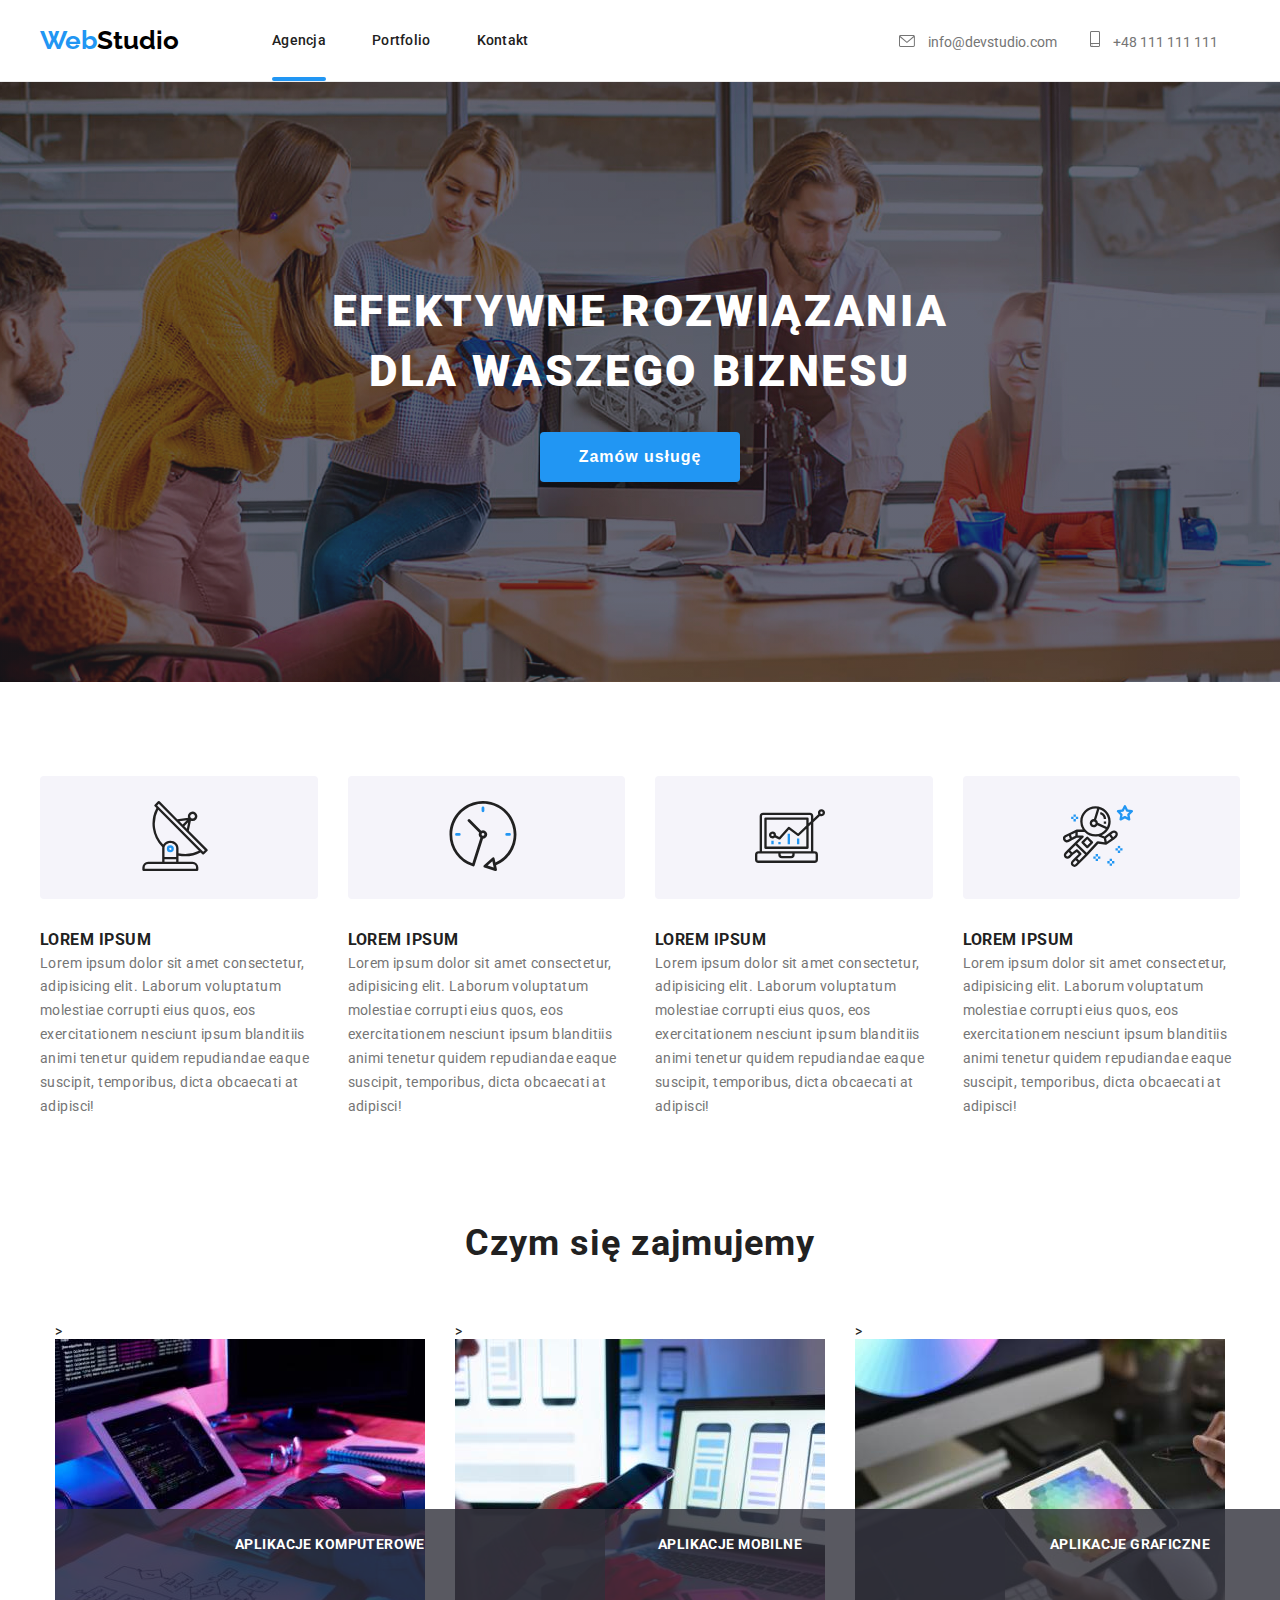
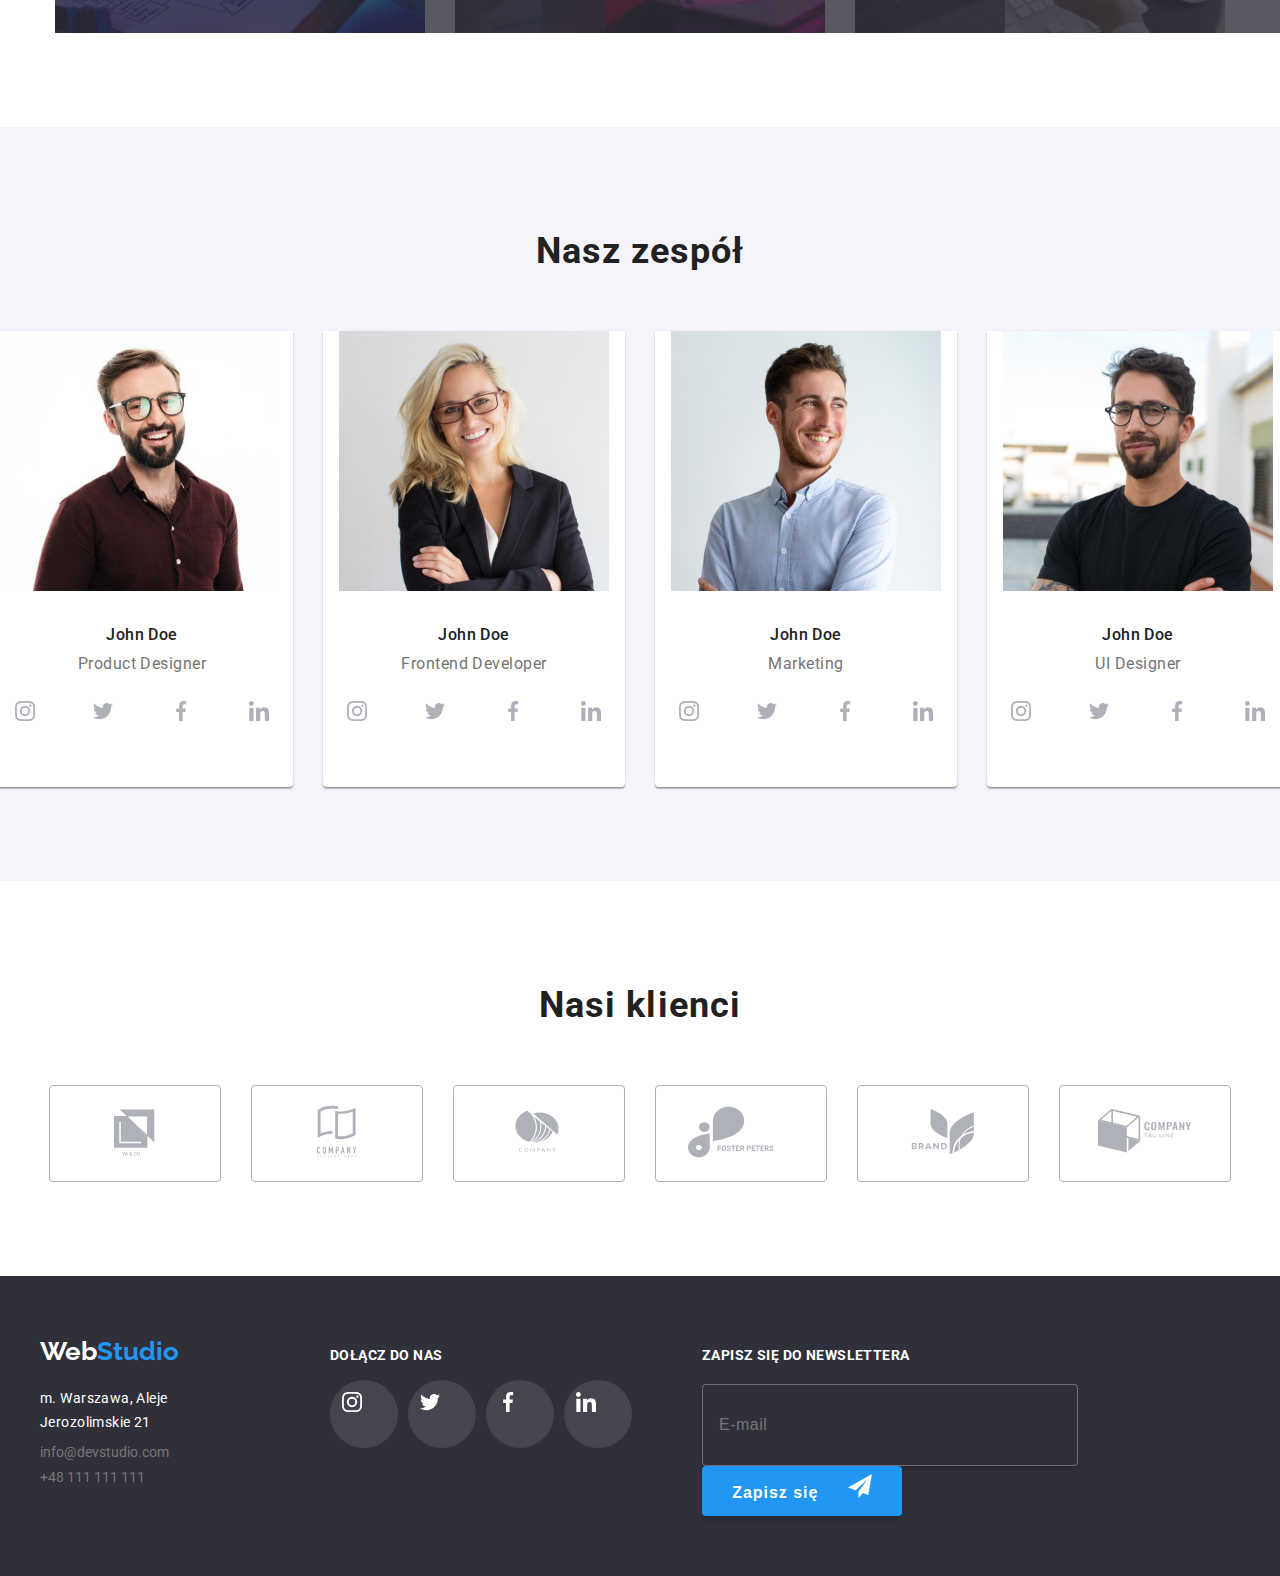
<file: index.html>
<!DOCTYPE html>
<html lang="pl">
  <head>
    <meta charset="UTF-8" />

    <link
      rel="stylesheet"
      href="https://cdnjs.cloudflare.com/ajax/libs/modern-normalize/1.1.0/modern-normalize.min.css"
      integrity="sha512-wpPYUAdjBVSE4KJnH1VR1HeZfpl1ub8YT/NKx4PuQ5NmX2tKuGu6U/JRp5y+Y8XG2tV+wKQpNHVUX03MfMFn9Q=="
      crossorigin="anonymous"
      referrerpolicy="no-referrer"
    />

    <link rel="stylesheet" href="css/main.min.css" />
    <meta name="description" content="Drugie zadanie domowe na kursie GoIT" />
    <link rel="preconnect" href="https://fonts.googleapis.com" />
    <link rel="preconnect" href="https://fonts.gstatic.com" crossorigin />
    <link
      href="https://fonts.googleapis.com/css2?family=Raleway:wght@700&family=Roboto:wght@400;500;700;900&display=swap"
      rel="stylesheet"
    />
    <title>Studio</title>
  </head>
  <body>
    <div data-modal class="backdrop is-hidden">
      <div class="backdrop__modal">
        <button class="backdrop__close" data-modal-close type="button">
          <img
            class="backdrop__close-icon"
            width="11"
            height="11"
            src="images/close-icon.svg"
            alt="close"
          />
        </button>
        <section>
          <h2 class="backdrop__header">
            Zostaw swoje dane w formularzu poniżej
          </h2>

          <form class="form" autocomplete="on">
            <label for="user-name" class="form__label">
              Imie
              <input
                class="form__input"
                name="name"
                type="text"
                required
                id="user-name"
              />
              <svg width="18" height="18" class="form__icon">
                <use href="images/icons.svg#icon-person"></use>
              </svg>
            </label>
            <label for="user-phone" class="form__label">
              Telefon
              <input
                class="form__input"
                name="phone-number"
                type="tel"
                id="user-phone"
              />
              <svg width="18" height="18" class="form__icon">
                <use href="images/icons.svg#icon-phone"></use>
              </svg>
            </label>
            <label for="user-email" class="form__label">
              Email
              <input
                class="form__input"
                name="email"
                type="email"
                required
                id="user-email"
              />
              <svg width="18" height="18" class="form__icon">
                <use href="images/icons.svg#icon-envelope-modal"></use>
              </svg>
            </label>
            <label for="user_message" class="form__label">
              Komentarz
              <textarea
                class="form__input form__input--comment"
                name="comment"
                type="text"
                rows="5"
                placeholder="Wprowadź tekst"
                id="user-message"
              ></textarea>
            </label>
            <label for="rules-acceptance" class="checkbox">
              <svg width="11" height="8" class="checkbox__icon">
                <use href="images/icons.svg#icon-checkbox"></use>
              </svg>
              <input
                class="checkbox__input"
                type="checkbox"
                value="rules-accepted"
                required
                id="rules-acceptance"
              />
              Oświadczam iż akceptuję Regulamin i Politykę Prywatności.
            </label>
            <button class="order-button" type="submit">Wyślij</button>
          </form>
        </section>
      </div>
    </div>
    <header class="top-bar">
      <div class="container">
        <a class="logo logo--black" href="index.html"
          ><span class="logo__span logo__span--blue">Web</span>Studio</a
        >
        <nav class="navigation">
          <ul class="navigation__links">
            <li class="navigation__li navigation__li--active">
              <a class="navigation__a" href="#">Agencja</a>
            </li>
            <li class="navigation__li">
              <a class="navigation__a" href="portfolio.html">Portfolio</a>
            </li>
            <li class="navigation__li">
              <a class="navigation__a" href="#">Kontakt</a>
            </li>
          </ul>
        </nav>
        <div class="contact">
          <a
            class="contact__details contact__details--mail"
            href="mailto:info@devstudio.com"
          >
            <svg width="16" height="12" class="contact__icon">
              <use href="./images/icons.svg#icon-envelope"></use>
            </svg>
            info@devstudio.com
          </a>
          <a class="contact__details" href="tel:+48111111111">
            <svg width="10" height="16" class="contact__icon">
              <use href="./images/icons.svg#icon-smartphone"></use>
            </svg>
            +48 111 111 111
          </a>
        </div>
      </div>
    </header>
    <main>
      <section class="baner">
        <div class="container">
          <h1 class="baner__header">
            EFEKTYWNE ROZWIĄZANIA DLA WASZEGO BIZNESU
          </h1>
          <button data-modal-open class="order-button" type="button">
            Zamów usługę
          </button>
        </div>
      </section>
      <section class="description section">
        <div class="container">
          <ul class="description__list">
            <li>
              <div class="description__box-icon">
                <svg width="70" height="70" class="description__icon">
                  <use href="./images/icons.svg#icon-antenna-1"></use>
                </svg>
              </div>
              <h3 class="description__header">LOREM IPSUM</h3>
              <p class="description__paragraph">
                Lorem ipsum dolor sit amet consectetur, adipisicing elit.
                Laborum voluptatum molestiae corrupti eius quos, eos
                exercitationem nesciunt ipsum blanditiis animi tenetur quidem
                repudiandae eaque suscipit, temporibus, dicta obcaecati at
                adipisci!
              </p>
            </li>
            <li>
              <div class="description__box-icon">
                <svg width="70" height="70" class="description__icon">
                  <use href="./images/icons.svg#icon-clock-1"></use>
                </svg>
              </div>
              <h3 class="description__header">LOREM IPSUM</h3>
              <p class="description__paragraph">
                Lorem ipsum dolor sit amet consectetur, adipisicing elit.
                Laborum voluptatum molestiae corrupti eius quos, eos
                exercitationem nesciunt ipsum blanditiis animi tenetur quidem
                repudiandae eaque suscipit, temporibus, dicta obcaecati at
                adipisci!
              </p>
            </li>
            <li>
              <div class="description__box-icon">
                <svg width="70" height="70" class="description__icon">
                  <use href="./images/icons.svg#icon-diagram-1"></use>
                </svg>
              </div>
              <h3 class="description__header">LOREM IPSUM</h3>
              <p class="description__paragraph">
                Lorem ipsum dolor sit amet consectetur, adipisicing elit.
                Laborum voluptatum molestiae corrupti eius quos, eos
                exercitationem nesciunt ipsum blanditiis animi tenetur quidem
                repudiandae eaque suscipit, temporibus, dicta obcaecati at
                adipisci!
              </p>
            </li>
            <li>
              <div class="description__box-icon">
                <svg width="70" height="70" class="description__icon">
                  <use href="./images/icons.svg#icon-astronaut-1"></use>
                </svg>
              </div>
              <h3 class="description__header">LOREM IPSUM</h3>
              <p class="description__paragraph">
                Lorem ipsum dolor sit amet consectetur, adipisicing elit.
                Laborum voluptatum molestiae corrupti eius quos, eos
                exercitationem nesciunt ipsum blanditiis animi tenetur quidem
                repudiandae eaque suscipit, temporibus, dicta obcaecati at
                adipisci!
              </p>
            </li>
          </ul>
        </div>
        <section class="activities">
          <div class="container">
            <h2 class="second-header activities__second-header">
              Czym się zajmujemy
            </h2>
            <ul class="activities__list">
              <li class="activities__li">
                >
                <img
                  class="activities__img"
                  src="images/box1.jpg"
                  alt="Kodowanie"
                  width="370"
                  height="294"
                />
                <h3 class="activities__title">Aplikacje komputerowe</h3>
              </li>
              <li class="activities__li">
                >
                <img
                  class="activities__img"
                  src="images/box2.jpg"
                  alt="Profektowanie aplikacji"
                  width="370"
                  height="294"
                />
                <h3 class="activities__title">Aplikacje mobilne</h3>
              </li>
              <li class="activities__li">
                >
                <img
                  class="activities__img"
                  src="images/box3.jpg"
                  alt="Grafika komputerowa"
                  width="370"
                  height="294"
                />
                <h3 class="activities__title">Aplikacje graficzne</h3>
              </li>
            </ul>
          </div>
        </section>
      </section>
      <section class="team section">
        <div class="container">
          <h2 class="second-header">Nasz zespół</h2>
          <ul class="team__list">
            <li>
              <figure class="team__profile">
                <img
                  src="images/profile-photo-1.jpg"
                  alt="Zdjęcie profilowe produkt designera"
                  width="270"
                  height="260"
                />
                <figcaption class="team__figcaption">
                  John Doe
                  <span class="field-name team__field-name"
                    >Product Designer</span
                  >
                  <ul class="social">
                    <li class="social__circle">
                      <a href="#">
                        <svg width="20" height="20" class="social__icon">
                          <use href="./images/icons.svg#icon-instagram"></use>
                        </svg>
                      </a>
                    </li>
                    <li class="social__circle">
                      <a href="#">
                        <svg width="20" height="20" class="social__icon">
                          <use href="./images/icons.svg#icon-twitter"></use>
                        </svg>
                      </a>
                    </li>
                    <li class="social__circle">
                      <a href="#">
                        <svg width="20" height="20" class="social__icon">
                          <use href="./images/icons.svg#icon-facebook"></use>
                        </svg>
                      </a>
                    </li>
                    <li class="social__circle">
                      <a href="#">
                        <svg width="20" height="20" class="social__icon">
                          <use href="./images/icons.svg#icon-linkedin"></use>
                        </svg>
                      </a>
                    </li>
                  </ul>
                </figcaption>
              </figure>
            </li>
            <li>
              <figure class="team__profile">
                <img
                  src="images/profile-photo-2.jpg"
                  alt="Zdjęcie profilowe Frontend Developera"
                  width="270"
                  height="260"
                />
                <figcaption class="team__figcaption">
                  John Doe
                  <span class="field-name team__field-name"
                    >Frontend Developer</span
                  >
                  <ul class="social">
                    <li class="social__circle">
                      <a href="#">
                        <svg width="20" height="20" class="social__icon">
                          <use href="./images/icons.svg#icon-instagram"></use>
                        </svg>
                      </a>
                    </li>
                    <li class="social__circle">
                      <a href="#">
                        <svg width="20" height="20" class="social__icon">
                          <use href="./images/icons.svg#icon-twitter"></use>
                        </svg>
                      </a>
                    </li>
                    <li class="social__circle">
                      <a href="#">
                        <svg width="20" height="20" class="social__icon">
                          <use href="./images/icons.svg#icon-facebook"></use>
                        </svg>
                      </a>
                    </li>
                    <li class="social__circle">
                      <a href="#">
                        <svg width="20" height="20" class="social__icon">
                          <use href="./images/icons.svg#icon-linkedin"></use>
                        </svg>
                      </a>
                    </li>
                  </ul>
                </figcaption>
              </figure>
            </li>
            <li>
              <figure class="team__profile">
                <img
                  src="images/profile-photo-3.jpg"
                  alt="Zdjęcie profilowe osobo zajmującej się marketingiem"
                  width="270"
                  height="260"
                />
                <figcaption class="team__figcaption">
                  John Doe
                  <span class="field-name team__field-name">Marketing</span>
                  <ul class="social">
                    <li class="social__circle">
                      <a href="#">
                        <svg width="20" height="20" class="social__icon">
                          <use href="./images/icons.svg#icon-instagram"></use>
                        </svg>
                      </a>
                    </li>
                    <li class="social__circle">
                      <a href="#">
                        <svg width="20" height="20" class="social__icon">
                          <use href="./images/icons.svg#icon-twitter"></use>
                        </svg>
                      </a>
                    </li>
                    <li class="social__circle">
                      <a href="#">
                        <svg width="20" height="20" class="social__icon">
                          <use href="./images/icons.svg#icon-facebook"></use>
                        </svg>
                      </a>
                    </li>
                    <li class="social__circle">
                      <a href="#">
                        <svg width="20" height="20" class="social__icon">
                          <use href="./images/icons.svg#icon-linkedin"></use>
                        </svg>
                      </a>
                    </li>
                  </ul>
                </figcaption>
              </figure>
            </li>
            <li>
              <figure class="team__profile">
                <img
                  src="images/profile-photo-4.jpg"
                  alt="Zdjęcie profilowe UI designera"
                  width="270"
                  height="260"
                />
                <figcaption class="team__figcaption">
                  John Doe
                  <span class="field-name team__field-name">UI Designer</span>
                  <ul class="social">
                    <li class="social__circle">
                      <a href="#">
                        <svg width="20" height="20" class="social__icon">
                          <use href="./images/icons.svg#icon-instagram"></use>
                        </svg>
                      </a>
                    </li>
                    <li class="social__circle">
                      <a href="#">
                        <svg width="20" height="20" class="social__icon">
                          <use href="./images/icons.svg#icon-twitter"></use>
                        </svg>
                      </a>
                    </li>
                    <li class="social__circle">
                      <a href="#">
                        <svg width="20" height="20" class="social__icon">
                          <use href="./images/icons.svg#icon-facebook"></use>
                        </svg>
                      </a>
                    </li>
                    <li class="social__circle">
                      <a href="#">
                        <svg width="20" height="20" class="social__icon">
                          <use href="./images/icons.svg#icon-linkedin"></use>
                        </svg>
                      </a>
                    </li>
                  </ul>
                </figcaption>
              </figure>
            </li>
          </ul>
        </div>
      </section>
      <section class="client section">
        <div class="container">
          <h2 class="second-header">Nasi klienci</h2>
          <ul class="client__list">
            <li class="client__logo-frame">
              <a href="#">
                <svg width="106" height="60" class="client__logo">
                  <use href="./images/icons.svg#icon-client1"></use>
                </svg>
              </a>
            </li>
            <li class="client__logo-frame">
              <a href="#">
                <svg width="106" height="60" class="client__logo">
                  <use href="./images/icons.svg#icon-client2"></use>
                </svg>
              </a>
            </li>
            <li class="client__logo-frame">
              <a href="#">
                <svg width="106" height="60" class="client__logo">
                  <use href="./images/icons.svg#icon-client3"></use>
                </svg>
              </a>
            </li>
            <li class="client__logo-frame">
              <a href="#">
                <svg width="106" height="60" class="client__logo">
                  <use href="./images/icons.svg#icon-client4"></use>
                </svg>
              </a>
            </li>
            <li class="client__logo-frame">
              <a href="#">
                <svg width="106" height="60" class="client__logo">
                  <use href="./images/icons.svg#icon-client5"></use>
                </svg>
              </a>
            </li>
            <li class="client__logo-frame">
              <a href="#">
                <svg width="106" height="60" class="client__logo">
                  <use href="./images/icons.svg#icon-client6"></use>
                </svg>
              </a>
            </li>
          </ul>
        </div>
      </section>
    </main>
    <footer class="bottom">
      <div class="container">
        <div>
          <a href="index.html" class="logo logo--blue"
            ><span class="logo__span--white">Web</span>Studio</a
          >
          <address>
            <ul class="adress">
              <li class="adress__details">
                m. Warszawa, Aleje Jerozolimskie 21
              </li>
              <li>
                <a
                  class="contact__details contact__details--bottom"
                  href="mailto:info@devstudio.com"
                  >info@devstudio.com</a
                >
              </li>
              <li>
                <a
                  class="contact__details contact__details--bottom"
                  href="tel:+48111111111"
                  >+48 111 111 111</a
                >
              </li>
            </ul>
          </address>
        </div>
        <section>
          <h4 class="bottom__header">Dołącz do nas</h4>
          <ul class="social">
            <li class="social__circle">
              <a href="#">
                <svg
                  width="20"
                  height="20"
                  class="social__icon social__icon--white"
                >
                  <use href="./images/icons.svg#icon-instagram"></use>
                </svg>
              </a>
            </li>
            <li class="social__circle">
              <a href="#">
                <svg
                  width="20"
                  height="20"
                  class="social__icon social__icon--white"
                >
                  <use href="./images/icons.svg#icon-twitter"></use>
                </svg>
              </a>
            </li>
            <li class="social__circle">
              <a href="#">
                <svg
                  width="20"
                  height="20"
                  class="social__icon social__icon--white"
                >
                  <use href="./images/icons.svg#icon-facebook"></use>
                </svg>
              </a>
            </li>
            <li class="social__circle">
              <a href="#">
                <svg
                  width="20"
                  height="20"
                  class="social__icon social__icon--white"
                >
                  <use href="./images/icons.svg#icon-linkedin"></use>
                </svg>
              </a>
            </li>
          </ul>
        </section>
        <section>
          <h4 class="bottom__header">zapisz się do newslettera</h4>
          <form name="subscriber-email" autocomplete="on">
            <label for="subscriber-mail">
              <input
                class="bottom__input"
                type="email"
                name="email"
                placeholder="E-mail"
                required
                id="subscriber-mail"
              />
            </label>
            <button class="order-button bottom__order-button" type="submit">
              Zapisz się
              <svg width="24" height="24" class="bottom__newsletter-icon">
                <use href="images/icons.svg#icon-newsletter-send"></use>
              </svg>
            </button>
          </form>
        </section>
      </div>
    </footer>
    <script src="js/modal.js"></script>
  </body>
</html>
</file>
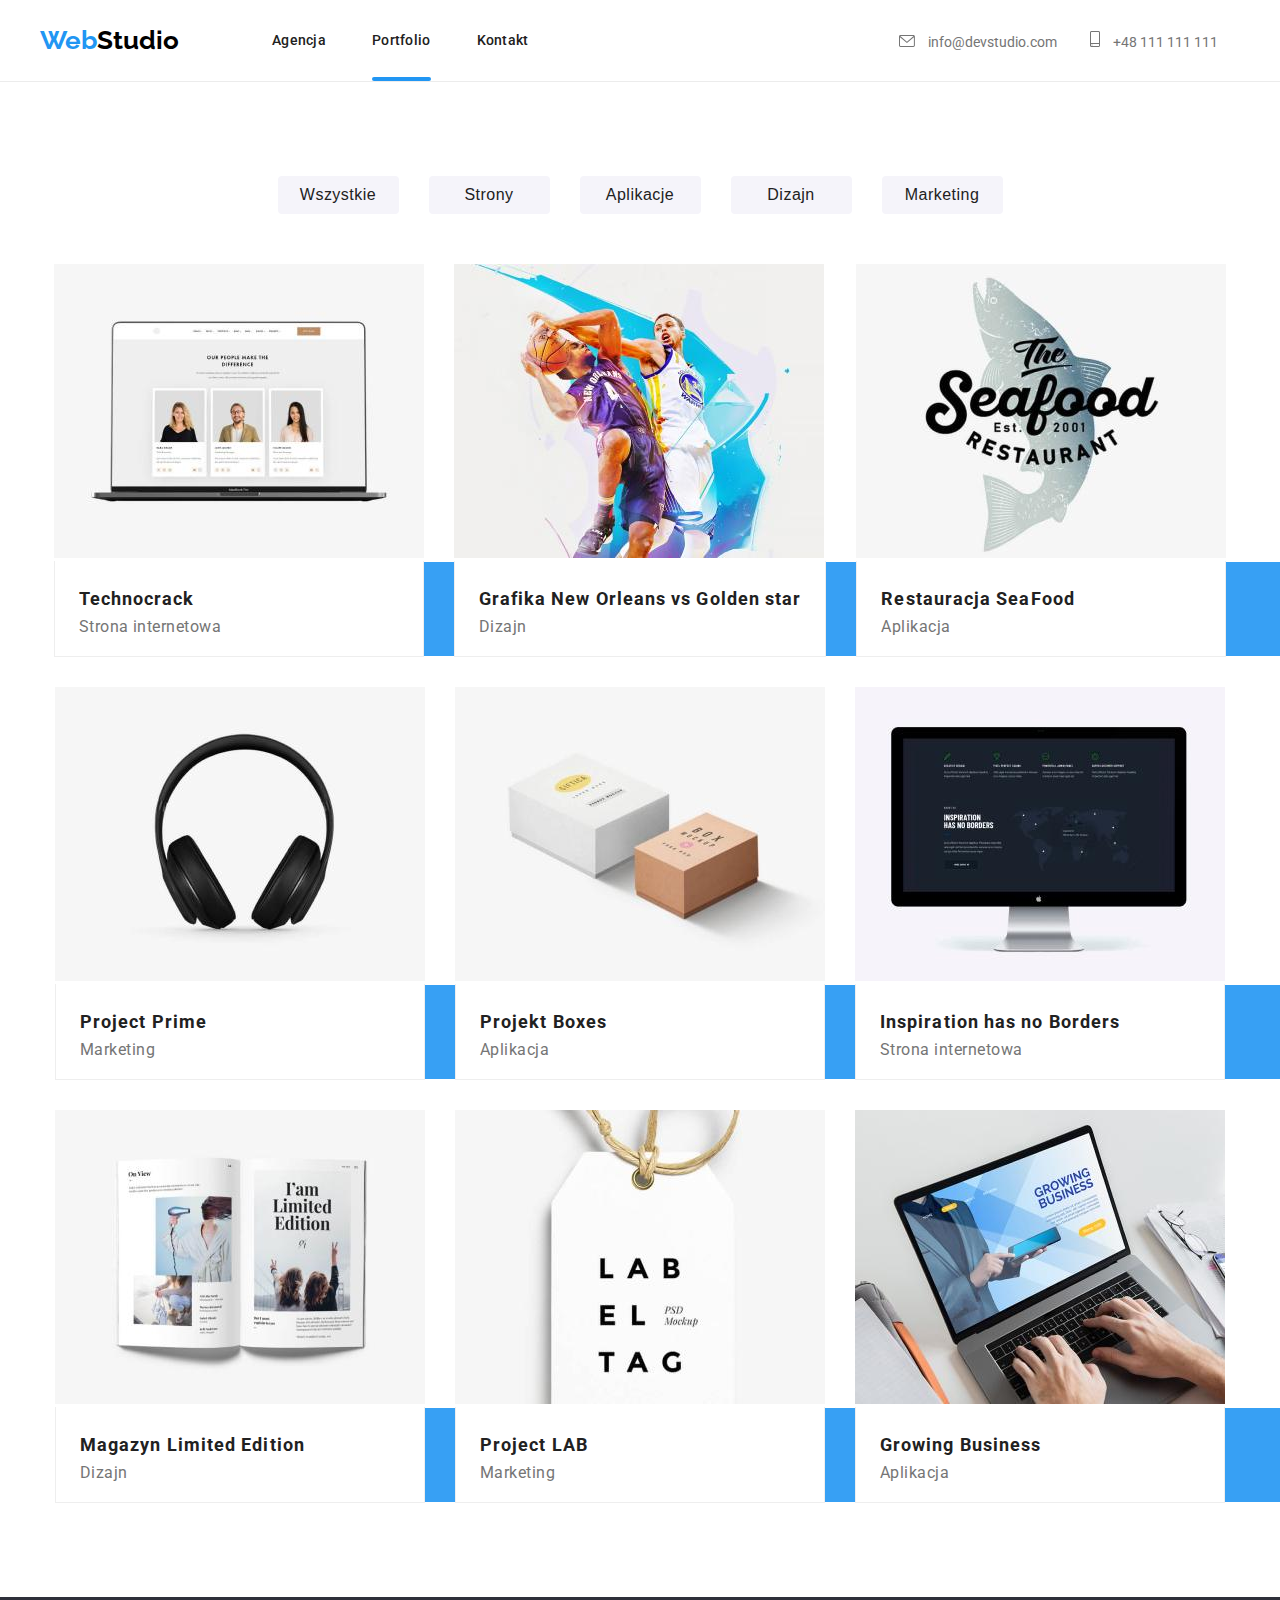
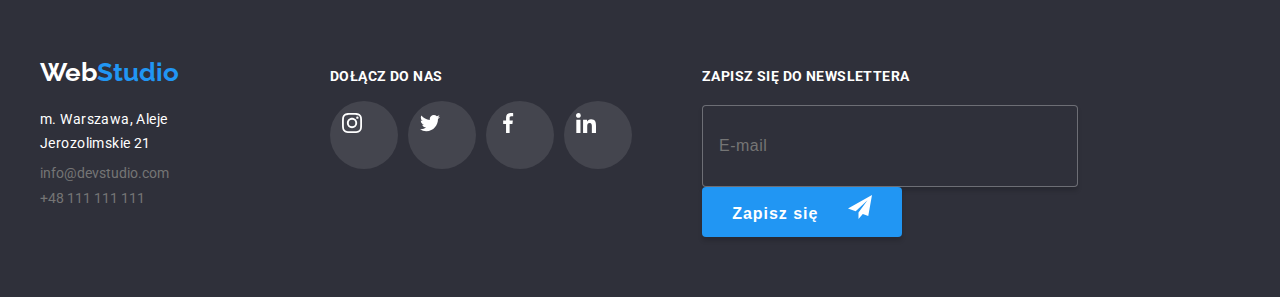
<file: portfolio.html>
<!DOCTYPE html>
<html lang="pl">
  <head>
    <meta charset="UTF-8" />
    <link
      rel="stylesheet"
      href="https://cdnjs.cloudflare.com/ajax/libs/modern-normalize/1.1.0/modern-normalize.min.css"
      integrity="sha512-wpPYUAdjBVSE4KJnH1VR1HeZfpl1ub8YT/NKx4PuQ5NmX2tKuGu6U/JRp5y+Y8XG2tV+wKQpNHVUX03MfMFn9Q=="
      crossorigin="anonymous"
      referrerpolicy="no-referrer"
    />
    <link rel="stylesheet" href="css/main.min.css" />
    <meta name="description" content="zadanie domowe na kursie GoIT" />
    <link rel="preconnect" href="https://fonts.googleapis.com" />
    <link rel="preconnect" href="https://fonts.gstatic.com" crossorigin />
    <link
      href="https://fonts.googleapis.com/css2?family=Raleway:wght@700&family=Roboto:wght@400;500;700;900&display=swap"
      rel="stylesheet"
    />
    <title>Portfolio</title>
  </head>
  <body>
    <header class="top-bar">
      <div class="container">
        <a class="logo logo--black" href="index.html"
          ><span class="logo__span logo__span--blue">Web</span>Studio</a
        >
        <nav class="navigation">
          <ul class="navigation__links">
            <li class="navigation__li">
              <a class="navigation__a" href="index.html">Agencja</a>
            </li>
            <li class="navigation__li navigation__li--active">
              <a class="navigation__a" href="portfolio.html">Portfolio</a>
            </li>
            <li class="navigation__li">
              <a class="navigation__a" href="#">Kontakt</a>
            </li>
          </ul>
        </nav>
        <div class="contact">
          <a
            class="contact__details contact__details--mail"
            href="mailto:info@devstudio.com"
          >
            <svg width="16" height="12" class="contact__icon">
              <use href="./images/icons.svg#icon-envelope"></use>
            </svg>
            info@devstudio.com
          </a>
          <a class="contact__details" href="tel:+48111111111">
            <svg width="10" height="16" class="contact__icon">
              <use href="./images/icons.svg#icon-smartphone"></use>
            </svg>
            +48 111 111 111
          </a>
        </div>
      </div>
    </header>

    <main>
      <section class="portfolio section">
        <div class="container">
          <ul class="portfolio__filter">
            <li>
              <button class="portfolio__filter-button" type="button">
                Wszystkie
              </button>
            </li>
            <li>
              <button class="portfolio__filter-button" type="button">
                Strony
              </button>
            </li>
            <li>
              <button class="portfolio__filter-button" type="button">
                Aplikacje
              </button>
            </li>
            <li>
              <button class="portfolio__filter-button" type="button">
                Dizajn
              </button>
            </li>
            <li>
              <button class="portfolio__filter-button" type="button">
                Marketing
              </button>
            </li>
          </ul>
          <ul class="portfolio__list">
            <li>
              <figure class="portfolio__card">
                <img
                  src="images/p-technocrack.jpg"
                  alt="Przykładowy projekt strony internetowej zawierającej profile"
                  width="370"
                  height="294"
                />
                <p class="portfolio__description">
                  Technocrack jest popularną platformą wykorzystywaną do
                  rozpowszechniania koronawirusa. Firmy wykorzystują tę
                  platformę do celów szpiegowskich i ataków na niezabezpieczone
                  serwery konkurencji
                </p>
                <figcaption class="portfolio__figcaption">
                  <h3 class="portfolio__name">Technocrack</h3>
                  <span class="field-name">Strona internetowa</span>
                </figcaption>
              </figure>
            </li>
            <li>
              <figure class="portfolio__card">
                <img
                  src="images/p-grafika-no-gs.jpg"
                  alt="Przykładowa grafika przedstawiająca dwóch koszykarzy"
                  width="370"
                  height="294"
                />
                <p class="portfolio__description">
                  Technocrack jest popularną platformą wykorzystywaną do
                  rozpowszechniania koronawirusa. Firmy wykorzystują tę
                  platformę do celów szpiegowskich i ataków na niezabezpieczone
                  serwery konkurencji
                </p>
                <figcaption class="portfolio__figcaption">
                  <h3 class="portfolio__name">
                    Grafika New Orleans vs Golden star
                  </h3>
                  <span class="field-name">Dizajn</span>
                </figcaption>
              </figure>
            </li>
            <li>
              <figure class="portfolio__card">
                <img
                  src="images/p-r-seafood.jpg"
                  alt="Logo Restauracji SeaFood"
                  width="370"
                  height="294"
                />
                <p class="portfolio__description">
                  Technocrack jest popularną platformą wykorzystywaną do
                  rozpowszechniania koronawirusa. Firmy wykorzystują tę
                  platformę do celów szpiegowskich i ataków na niezabezpieczone
                  serwery konkurencji
                </p>
                <figcaption class="portfolio__figcaption">
                  <h3 class="portfolio__name">Restauracja SeaFood</h3>
                  <span class="field-name">Aplikacja</span>
                </figcaption>
              </figure>
            </li>
            <li>
              <figure class="portfolio__card">
                <img
                  src="images/p-p-prime.jpg"
                  alt="Czarne słuchawki"
                  width="370"
                  height="294"
                />
                <p class="portfolio__description">
                  Technocrack jest popularną platformą wykorzystywaną do
                  rozpowszechniania koronawirusa. Firmy wykorzystują tę
                  platformę do celów szpiegowskich i ataków na niezabezpieczone
                  serwery konkurencji
                </p>
                <figcaption class="portfolio__figcaption">
                  <h3 class="portfolio__name">Project Prime</h3>
                  <span class="field-name">Marketing</span>
                </figcaption>
              </figure>
            </li>
            <li>
              <figure class="portfolio__card">
                <img
                  src="images/p-p-boxes.jpg"
                  alt="Przykładowy projekt pudełek firmowych"
                  width="370"
                  height="294"
                />
                <p class="portfolio__description">
                  Technocrack jest popularną platformą wykorzystywaną do
                  rozpowszechniania koronawirusa. Firmy wykorzystują tę
                  platformę do celów szpiegowskich i ataków na niezabezpieczone
                  serwery konkurencji
                </p>
                <figcaption class="portfolio__figcaption">
                  <h3 class="portfolio__name">Projekt Boxes</h3>
                  <span class="field-name">Aplikacja</span>
                </figcaption>
              </figure>
            </li>
            <li>
              <figure class="portfolio__card">
                <img
                  src="images/p-inspiration-borders.jpg"
                  alt="Przykładowy projekt strony internetowej zawierającej mapę działania przedsiębiorstwa"
                  width="370"
                  height="294"
                />
                <p class="portfolio__description">
                  Technocrack jest popularną platformą wykorzystywaną do
                  rozpowszechniania koronawirusa. Firmy wykorzystują tę
                  platformę do celów szpiegowskich i ataków na niezabezpieczone
                  serwery konkurencji
                </p>
                <figcaption class="portfolio__figcaption">
                  <h3 class="portfolio__name">Inspiration has no Borders</h3>
                  <span class="field-name">Strona internetowa</span>
                </figcaption>
              </figure>
            </li>
            <li>
              <figure class="portfolio__card">
                <img
                  src="images/p-magzyn-le.jpg"
                  alt="Strony 22 i 23 magazynu Limited Edition"
                  width="370"
                  height="294"
                />
                <p class="portfolio__description">
                  Technocrack jest popularną platformą wykorzystywaną do
                  rozpowszechniania koronawirusa. Firmy wykorzystują tę
                  platformę do celów szpiegowskich i ataków na niezabezpieczone
                  serwery konkurencji
                </p>
                <figcaption class="portfolio__figcaption">
                  <h3 class="portfolio__name">Magazyn Limited Edition</h3>
                  <span class="field-name">Dizajn</span>
                </figcaption>
              </figure>
            </li>
            <li>
              <figure class="portfolio__card">
                <img
                  src="images/p-plab.jpg"
                  alt="Projekt czcionek"
                  width="370"
                  height="294"
                />
                <p class="portfolio__description">
                  Technocrack jest popularną platformą wykorzystywaną do
                  rozpowszechniania koronawirusa. Firmy wykorzystują tę
                  platformę do celów szpiegowskich i ataków na niezabezpieczone
                  serwery konkurencji
                </p>
                <figcaption class="portfolio__figcaption">
                  <h3 class="portfolio__name">Project LAB</h3>
                  <span class="field-name">Marketing</span>
                </figcaption>
              </figure>
            </li>
            <li>
              <figure class="portfolio__card">
                <img
                  src="images/p-g-business.jpg"
                  alt="Aplikacja wspieracjąca rozwój biznesu"
                  width="370"
                  height="294"
                />
                <p class="portfolio__description">
                  Technocrack jest popularną platformą wykorzystywaną do
                  rozpowszechniania koronawirusa. Firmy wykorzystują tę
                  platformę do celów szpiegowskich i ataków na niezabezpieczone
                  serwery konkurencji
                </p>
                <figcaption class="portfolio__figcaption">
                  <h3 class="portfolio__name">Growing Business</h3>
                  <span class="field-name">Aplikacja</span>
                </figcaption>
              </figure>
            </li>
          </ul>
        </div>
      </section>
    </main>
    <footer class="bottom">
      <div class="container">
        <div>
          <a href="index.html" class="logo logo--blue"
            ><span class="logo__span--white">Web</span>Studio</a
          >
          <address>
            <ul class="adress">
              <li class="adress__details">
                m. Warszawa, Aleje Jerozolimskie 21
              </li>
              <li>
                <a
                  class="contact__details contact__details--bottom"
                  href="mailto:info@devstudio.com"
                  >info@devstudio.com</a
                >
              </li>
              <li>
                <a
                  class="contact__details contact__details--bottom"
                  href="tel:+48111111111"
                  >+48 111 111 111</a
                >
              </li>
            </ul>
          </address>
        </div>
        <section>
          <h4 class="bottom__header">Dołącz do nas</h4>
          <ul class="social">
            <li class="social__circle">
              <a href="#">
                <svg
                  width="20"
                  height="20"
                  class="social__icon social__icon--white"
                >
                  <use href="./images/icons.svg#icon-instagram"></use>
                </svg>
              </a>
            </li>
            <li class="social__circle">
              <a href="#">
                <svg
                  width="20"
                  height="20"
                  class="social__icon social__icon--white"
                >
                  <use href="./images/icons.svg#icon-twitter"></use>
                </svg>
              </a>
            </li>
            <li class="social__circle">
              <a href="#">
                <svg
                  width="20"
                  height="20"
                  class="social__icon social__icon--white"
                >
                  <use href="./images/icons.svg#icon-facebook"></use>
                </svg>
              </a>
            </li>
            <li class="social__circle">
              <a href="#">
                <svg
                  width="20"
                  height="20"
                  class="social__icon social__icon--white"
                >
                  <use href="./images/icons.svg#icon-linkedin"></use>
                </svg>
              </a>
            </li>
          </ul>
        </section>
        <section>
          <h4 class="bottom__header">zapisz się do newslettera</h4>
          <form name="subscriber-email" autocomplete="on">
            <label for="subscriber-mail">
              <input
                class="bottom__input"
                type="email"
                name="email"
                placeholder="E-mail"
                required
                id="subscriber-mail"
              />
            </label>
            <button class="order-button bottom__order-button" type="submit">
              Zapisz się
              <svg width="24" height="24" class="bottom__newsletter-icon">
                <use href="images/icons.svg#icon-newsletter-send"></use>
              </svg>
            </button>
          </form>
        </section>
      </div>
    </footer>
    <script src="./js/modal.js"></script>
  </body>
</html>
</file>
<file: css/main.min.css>
*{margin:0;padding:0}body{font-family:"Roboto",sans-serif;color:#212121;font-size:14px}.container{width:1200px;margin:0 auto}.section{padding:94px 15px}.field-name{color:#757575;font-weight:400;font-size:16px;display:block;letter-spacing:.03em}.description__list,.activities__list,.team__list,.portfolio__filter,.portfolio__list,.client__list{display:-webkit-box;display:-ms-flexbox;display:flex;list-style:none;gap:30px;-webkit-box-pack:center;-ms-flex-pack:center;justify-content:center}.second-header{font-weight:700;font-size:36px;line-height:1.67;text-align:center;letter-spacing:.03em;padding-bottom:50px}.navigation__a,.contact__details{-webkit-transition:color 250ms;transition:color 250ms;-webkit-transition-timing-function:cubic-bezier(0.4, 0, 0.2, 1);transition-timing-function:cubic-bezier(0.4, 0, 0.2, 1)}.social__circle{-webkit-transition:background-color 250ms;transition:background-color 250ms;-webkit-transition-timing-function:cubic-bezier(0.4, 0, 0.2, 1);transition-timing-function:cubic-bezier(0.4, 0, 0.2, 1)}.checkbox__input{-webkit-transition-property:border,background-color;transition-property:border,background-color;-webkit-transition-timing-function:cubic-bezier(0.4, 0, 0.2, 1);transition-timing-function:cubic-bezier(0.4, 0, 0.2, 1);-webkit-transition-duration:250ms;transition-duration:250ms}.contact__icon,.client__logo,.social__icon,.contact-form__icon{-webkit-transition:fill 250ms;transition:fill 250ms;-webkit-transition-timing-function:cubic-bezier(0.4, 0, 0.2, 1);transition-timing-function:cubic-bezier(0.4, 0, 0.2, 1)}.client__logo-frame,.contact-details-input{-webkit-transition:border 250ms;transition:border 250ms;-webkit-transition-timing-function:cubic-bezier(0.4, 0, 0.2, 1);transition-timing-function:cubic-bezier(0.4, 0, 0.2, 1)}.portfolio__filter-button{-webkit-transition-property:color,background-color,-webkit-box-shadow;transition-property:color,background-color,-webkit-box-shadow;transition-property:color,background-color,box-shadow;transition-property:color,background-color,box-shadow,-webkit-box-shadow;-webkit-transition-timing-function:cubic-bezier(0.4, 0, 0.2, 1);transition-timing-function:cubic-bezier(0.4, 0, 0.2, 1);-webkit-transition-duration:250ms;transition-duration:250ms}.portfolio__card{-webkit-transition:-webkit-box-shadow 250ms;transition:-webkit-box-shadow 250ms;transition:box-shadow 250ms;transition:box-shadow 250ms, -webkit-box-shadow 250ms;-webkit-transition-timing-function:cubic-bezier(0.4, 0, 0.2, 1);transition-timing-function:cubic-bezier(0.4, 0, 0.2, 1)}.top-bar{border-bottom:1px solid #ececec}.top-bar .container{display:-webkit-box;display:-ms-flexbox;display:flex;-webkit-box-align:center;-ms-flex-align:center;align-items:center}.navigation{margin-left:93px;margin-right:371px}.navigation__links{display:-webkit-box;display:-ms-flexbox;display:flex;list-style:none;gap:46px}.navigation__li{position:relative;padding:32px 0}.navigation__li--active::after{content:"";display:block;width:100%;height:4px;border-radius:2px;background-color:#2196f3;position:absolute;bottom:0}.navigation__a{text-decoration:none;font-weight:500;line-height:1.14;letter-spacing:.02em}.navigation__a{color:#212121}.navigation__a:hover,.navigation__a:focus{color:#2196f3;cursor:pointer}.logo{font-family:"Raleway";font-weight:700;font-size:26px;line-height:1.19;text-decoration:none}.logo--black{color:#000}.logo__span--blue{color:#2196f3}.logo--blue{color:#2196f3}.logo__span--white{color:#fff}.contact__details{color:#757575;text-decoration:none;font-style:normal;min-width:-webkit-max-content;min-width:-moz-max-content;min-width:max-content}.contact__details--mail{margin-right:30px}.contact__icon{margin-right:10px;fill:#757575}.contact__details:hover .contact__icon,.contact__details:focus .contact__icon{fill:#2196f3}.contact__details:hover,.contact__details:focus{color:#2196f3;cursor:pointer}.contact-details--bottom{text-decoration:none;font-style:normal;line-height:1.7;letter-spacing:.03em;color:rgba(255,255,255,.6)}.contact-details--bottom{text-decoration:none;font-style:normal;line-height:1.7;letter-spacing:.03em;color:rgba(255,255,255,.6)}.backdrop{position:fixed;min-width:100%;min-height:100%;background-color:rgba(0,0,0,.2);z-index:3;display:-webkit-box;display:-ms-flexbox;display:flex;-webkit-transition:opacity 250ms;transition:opacity 250ms;-webkit-transition-timing-function:cubic-bezier(0.4, 0, 0.2, 1);transition-timing-function:cubic-bezier(0.4, 0, 0.2, 1)}.backdrop__modal{position:relative;top:auto;left:auto;width:528px;height:581px;background-color:#fff;-webkit-box-shadow:0px 1px 3px rgba(0,0,0,.12),0px 1px 1px rgba(0,0,0,.14),0px 2px 1px rgba(0,0,0,.2);box-shadow:0px 1px 3px rgba(0,0,0,.12),0px 1px 1px rgba(0,0,0,.14),0px 2px 1px rgba(0,0,0,.2);border-radius:4px;margin:auto}.backdrop__close{display:block;margin:8px 8px auto auto;border-radius:50%;width:30px;height:30px;border:1px solid rgba(0,0,0,.1);cursor:pointer}.backdrop__close-icon{display:block;margin:auto}.backdrop__header{font-weight:700;font-size:20px;line-height:1.15;text-align:center;letter-spacing:.03em;margin-top:2px;margin-bottom:12px}.is-hidden{visibility:hidden;opacity:0;pointer-events:none}.baner{background-image:-webkit-gradient(linear, left top, left bottom, from(rgba(47, 48, 58, 0.4)), to(rgba(47, 48, 58, 0.4))),url("../images/background-photo.jpg");background-image:linear-gradient(rgba(47, 48, 58, 0.4), rgba(47, 48, 58, 0.4)),url("../images/background-photo.jpg");background-repeat:no-repeat;background-size:1600px;background-position:center}.baner__header{font-weight:900;font-size:44px;line-height:1.36;text-align:center;letter-spacing:.06em;text-transform:uppercase;color:#fff;width:692px}.baner .container{padding:200px 0;display:-webkit-box;display:-ms-flexbox;display:flex;-webkit-box-orient:vertical;-webkit-box-direction:normal;-ms-flex-direction:column;flex-direction:column;-webkit-box-align:center;-ms-flex-align:center;align-items:center;gap:30px}.form{display:-webkit-box;display:-ms-flexbox;display:flex;-webkit-box-orient:vertical;-webkit-box-direction:normal;-ms-flex-direction:column;flex-direction:column;-webkit-box-align:center;-ms-flex-align:center;align-items:center}.form__label,.form__input{display:-webkit-box;display:-ms-flexbox;display:flex;-ms-flex-item-align:stretch;align-self:stretch;-webkit-box-orient:vertical;-webkit-box-direction:normal;-ms-flex-direction:column;flex-direction:column}.form__label{margin:0 40px;font-size:12px;line-height:1.66;letter-spacing:.01em;color:#757575;position:relative}.form__label:hover .form__icon,.form__label:focus-within .form__icon{fill:#2196f3}.form__label:hover .form__input,.form__label:focus-within .form__input,.form__label:active .form__input,.form__input:hover,.form__input:focus-within,.form__input:active{border-color:#2196f3;outline:none}.form__input{min-height:40px;border:1px solid rgba(33,33,33,.2);border-radius:4px;font-weight:400;font-size:12px;line-height:1.16;letter-spacing:.01em;color:#757575;padding-left:42px}.form__input.form__input--comment{padding:12px 16px;font-weight:400;font-size:12px;line-height:1.66;letter-spacing:.01em}.form__input.form__input--comment::-webkit-input-placeholder{color:rgba(117,117,117,.5)}.form__input.form__input--comment::-moz-placeholder{color:rgba(117,117,117,.5)}.form__input.form__input--comment:-ms-input-placeholder{color:rgba(117,117,117,.5)}.form__input.form__input--comment::-ms-input-placeholder{color:rgba(117,117,117,.5)}.form__input.form__input--comment::placeholder{color:rgba(117,117,117,.5)}.form__icon{fill:#212121;position:absolute;top:calc((100% + 6px)/2);left:14px}.form__label+.form__label{margin-top:10px}.checkbox{display:-webkit-box;display:-ms-flexbox;display:flex;-webkit-box-align:center;-ms-flex-align:center;align-items:center;position:relative;font-weight:400;font-size:14px;line-height:1.71;letter-spacing:.03em;color:#757575;margin-top:20px;margin-bottom:30px}.checkbox__input{width:15px;height:15px;border-radius:2px;color:#212121;margin-right:7px;border:1.7px solid;-webkit-appearance:none;-moz-appearance:none;appearance:none}.checkbox__input:checked{border:0px;background-color:#2196f3}.checkbox__icon{position:absolute;left:2px;fill:#fff}.order-button{font-weight:700;font-size:16px;line-height:1.88;text-align:center;letter-spacing:.06em;color:#fff;background-color:#2196f3;-webkit-box-shadow:0px 4px 4px rgba(0,0,0,.15);box-shadow:0px 4px 4px rgba(0,0,0,.15);border-radius:4px;width:200px;height:50px;border-width:0px}.order-button:hover,.order-button:focus{cursor:pointer}.order-button .subscription__order-button{display:-webkit-inline-box;display:-ms-inline-flexbox;display:inline-flex;padding:10px 28px 10px 42px;width:auto}.description__box-icon{padding:25px 100px;margin-bottom:30px;background-color:#f5f4fa;border-radius:4px}.description__box-icon{display:block}.description__header{line-height:1.4;letter-spacing:.03em;text-transform:uppercase}.description__paragraph{line-height:1.71;letter-spacing:.03em;color:#757575}.description__list{display:-webkit-box;display:-ms-flexbox;display:flex;list-style:none;gap:30px;-webkit-box-pack:center;-ms-flex-pack:center;justify-content:center}.activities__list{display:-webkit-box;display:-ms-flexbox;display:flex;list-style:none;gap:30px;-webkit-box-pack:center;-ms-flex-pack:center;justify-content:center}.activities__second-header{padding-top:94px}.activities__li{position:relative}.activities__img{display:block}.activities__title{font-size:14px;text-align:center;letter-spacing:.03em;text-transform:uppercase;position:absolute;background:rgba(47,48,58,.8);z-index:2;padding:27px 90px;width:370px;height:70px;color:#fff;bottom:0}.team{background-color:#f5f4fa}.team__profile{background-color:#fff;-webkit-box-shadow:0px 1px 3px rgba(0,0,0,.12),0px 1px 1px rgba(0,0,0,.14),0px 2px 1px rgba(0,0,0,.2);box-shadow:0px 1px 3px rgba(0,0,0,.12),0px 1px 1px rgba(0,0,0,.14),0px 2px 1px rgba(0,0,0,.2);border-radius:0px 0px 4px 4px}.team__figcaption{padding:30px 0;font-weight:500;font-size:16px;line-height:1.19;letter-spacing:.03em}.team__field-name{margin-top:10px}.team .team__list{text-align:center;line-height:1.18}.social{display:-webkit-box;display:-ms-flexbox;display:flex;list-style:none;-webkit-box-pack:center;-ms-flex-pack:center;justify-content:center;gap:10px;margin-top:16px}.social__circle{height:44px;width:44px;padding:12px;border-radius:50%;background-color:rgba(255,255,255,.1)}.social__circle:hover,.social__circle:focus{background-color:#2196f3}.social__circle:hover .social__icon,.social__circle:focus .social__icon{fill:#fff}.social__icon{fill:#afb1b8}.social__icon--white{fill:#fff}.client__logo-frame{padding:16px 32px;border:1px solid #afb1b8;border-radius:4px}.client__logo{fill:#afb1b8}.client__logo-frame:hover,.client__logo-frame:focus{border-color:#2196f3}.client__logo-frame:hover .client__logo,.client__logo-frame:focus .client__logo{fill:#2196f3}.portfolio__description{background-color:rgba(33,150,243,.9);color:#fff;font-weight:400;font-size:18px;line-height:1.56;letter-spacing:.03em;padding:49px 45px 45px 24px;width:370px;height:0;max-height:294px;z-index:2;position:absolute;top:298px;overflow:hidden}.portfolio__filter .field-name{text-align:start;line-height:1.88;margin-top:4px}.portfolio__filter-button{font-size:16px;line-height:1.63;text-align:center;letter-spacing:.03em;width:121px;background:#f5f4fa;border-radius:4px;border:0;padding:6px 0;color:#212121}.portfolio__card{position:relative;z-index:1}.portfolio__card:hover,.portfolio__card:focus{-webkit-box-shadow:0px 1px 1px rgba(0,0,0,.12),0px 4px 4px rgba(0,0,0,.06),1px 4px 6px rgba(0,0,0,.16);box-shadow:0px 1px 1px rgba(0,0,0,.12),0px 4px 4px rgba(0,0,0,.06),1px 4px 6px rgba(0,0,0,.16);cursor:pointer}.portfolio__card:hover .portfolio__description,.portfolio__card:focus .portfolio__description{-webkit-animation:change-figure-content 250ms forwards;animation:change-figure-content 250ms forwards;-webkit-animation-timing-function:cubic-bezier(0.4, 0, 0.2, 1);animation-timing-function:cubic-bezier(0.4, 0, 0.2, 1)}.portfolio__name{font-weight:700;font-size:18px;line-height:2;letter-spacing:.06em}.portfolio__filter{margin-bottom:50px}.portfolio__list{-ms-flex-wrap:wrap;flex-wrap:wrap}.portfolio__filter-button:hover,.portfolio__filter-button:focus{color:#fff;background-color:#2196f3;cursor:pointer;-webkit-box-shadow:0px 3px 1px rgba(0,0,0,.1),0px 1px 2px rgba(0,0,0,.08),0px 2px 2px rgba(0,0,0,.12);box-shadow:0px 3px 1px rgba(0,0,0,.1),0px 1px 2px rgba(0,0,0,.08),0px 2px 2px rgba(0,0,0,.12)}.portfolio__figcaption{padding:20px 24px;border-right:1px solid #eee;border-bottom:1px solid #eee;border-left:1px solid #eee;background-color:#fff;position:relative;z-index:3}@-webkit-keyframes change-figure-content{0%{-webkit-transform:translateY(0);transform:translateY(0);height:0}100%{-webkit-transform:translateY(-100%);transform:translateY(-100%);height:370px}}@keyframes change-figure-content{0%{-webkit-transform:translateY(0);transform:translateY(0);height:0}100%{-webkit-transform:translateY(-100%);transform:translateY(-100%);height:370px}}.bottom{background-color:#2f303a}.bottom__newsletter-icon{fill:#fff;margin:auto 0 auto 24px;display:inline-block}.bottom .container{padding:60px 0;display:-webkit-box;display:-ms-flexbox;display:flex;-webkit-box-align:baseline;-ms-flex-align:baseline;align-items:baseline;gap:70px}.bottom .logo{margin-bottom:20px}.bottom__input{width:358px;height:50px;margin:20px 12px 0 0;padding:15px 0 15px 16px;background-color:#2f303a;border:1px solid rgba(255,255,255,.3);-webkit-box-shadow:0px 4px 4px rgba(0,0,0,.15);box-shadow:0px 4px 4px rgba(0,0,0,.15);border-radius:4px;letter-spacing:.03em;line-height:1.25;color:rgba(255,255,255,.6);font-size:16px}.bottom__header{line-height:1.14;letter-spacing:.03em;text-transform:uppercase;color:#fff}.bottom__newsletter-icon{fill:#fff;margin:auto 0 auto 24px;display:inline-block}.adress{list-style:none;margin-top:20px}.adress__details{text-decoration:none;font-style:normal;line-height:1.7;letter-spacing:.03em;color:#fff}.adress li+li{margin-top:9px}/*# sourceMappingURL=main.min.css.map */
</file>
